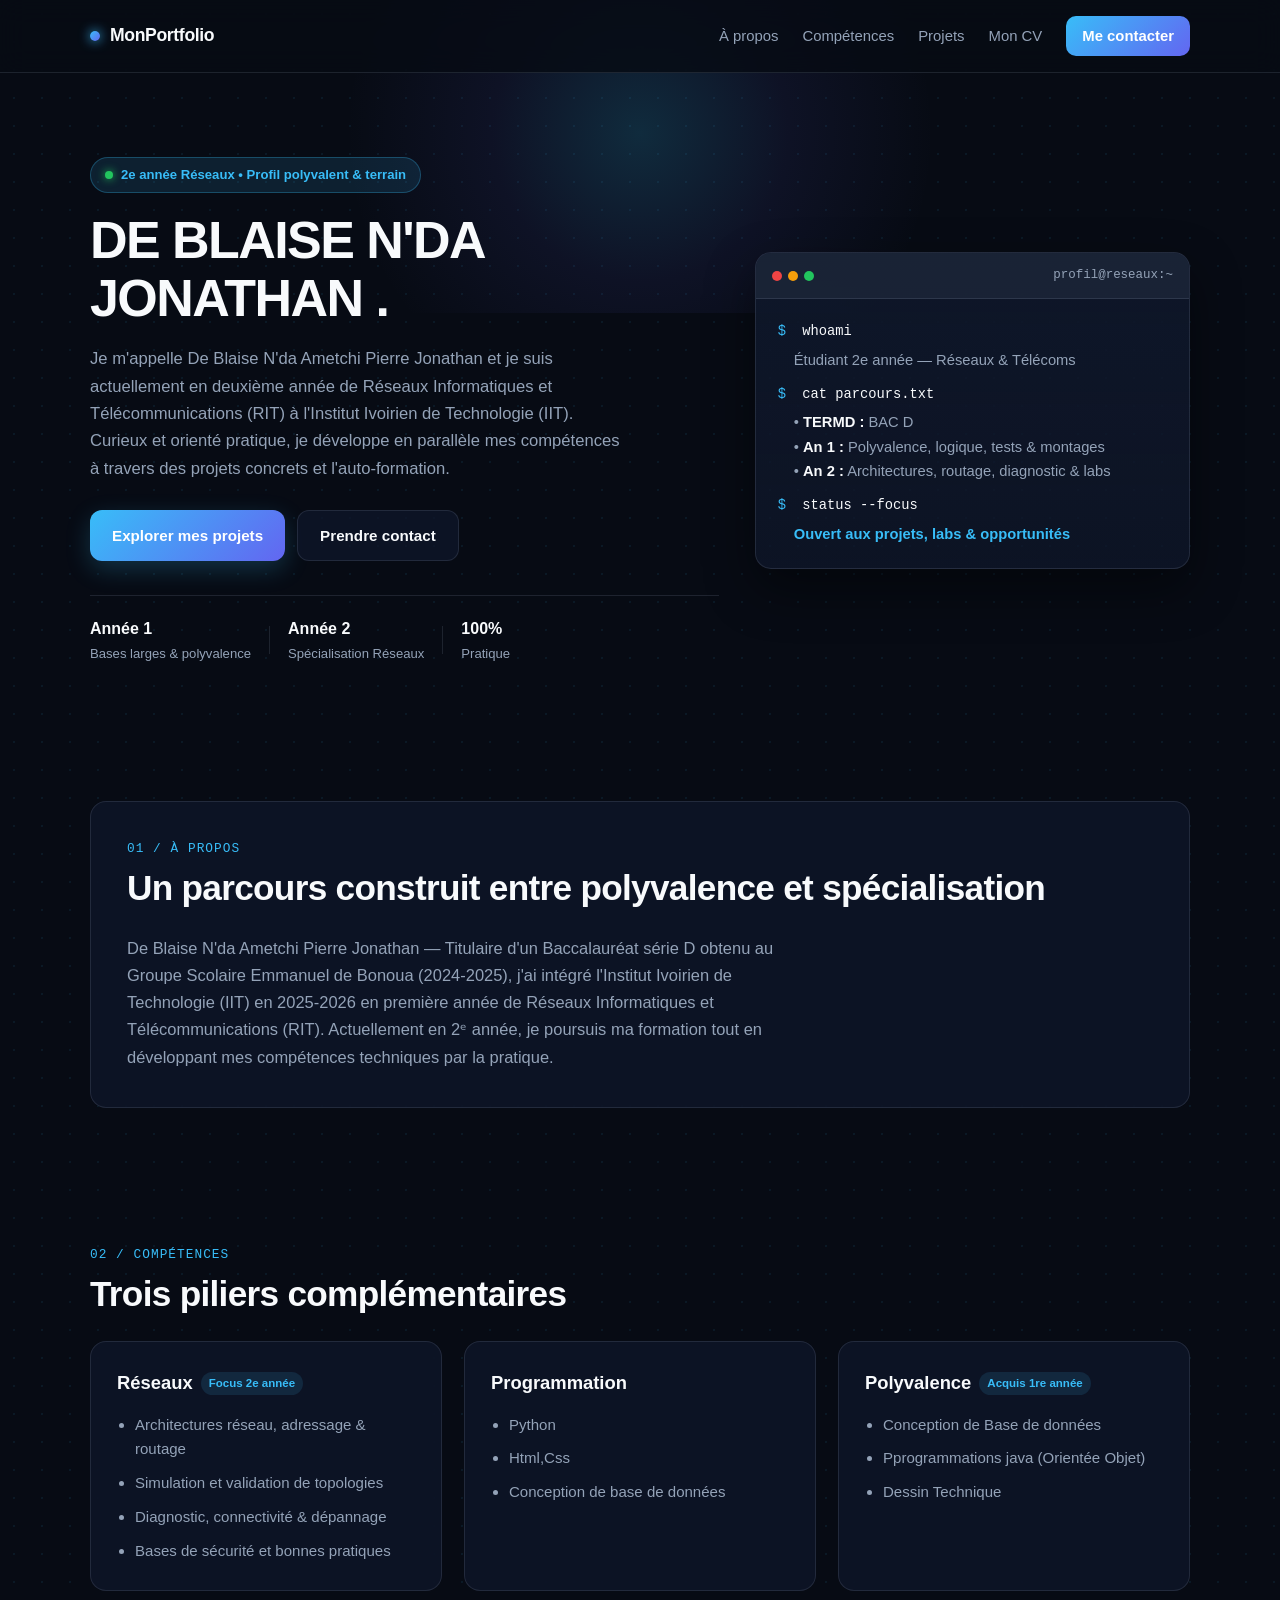
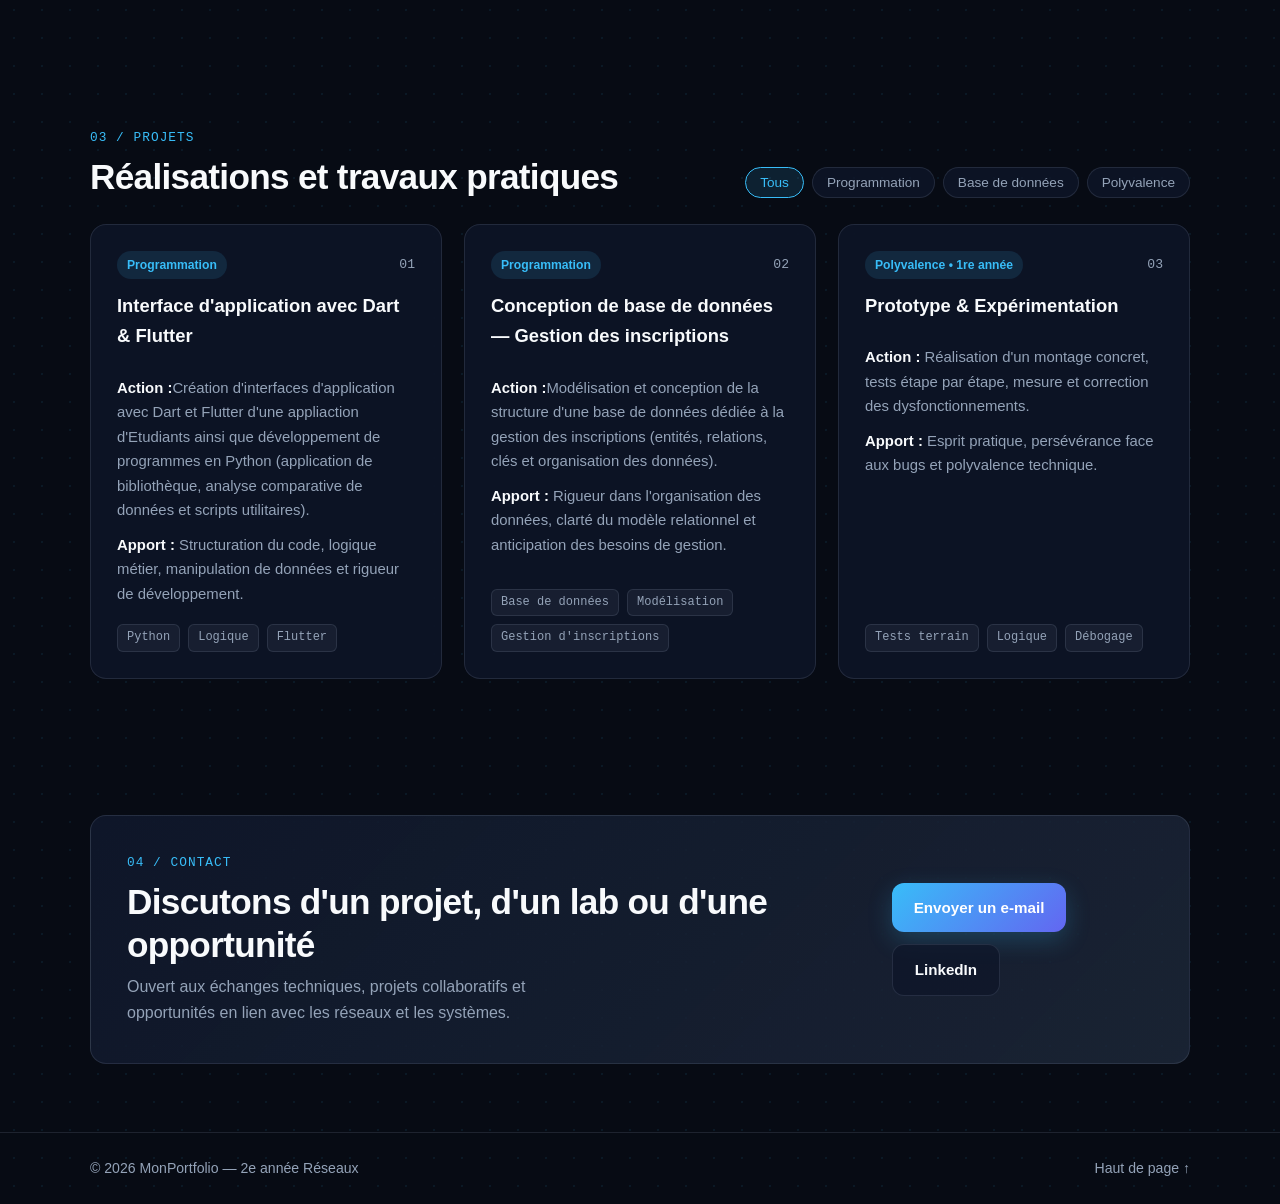
<file: index.html>
<!DOCTYPE html>
<html lang="fr">
<head>
  <meta charset="UTF-8" />
  <meta name="viewport" content="width=device-width, initial-scale=1.0" />
  <title>Portfolio — 2e Année Réseaux &amp; Profil Polyvalent</title>
  <link rel="stylesheet" href="porto.css" />
</head>
<body>

  <!-- NAVBAR -->
  <header class="navbar">
    <div class="container nav-inner">
      <a href="#hero" class="brand">
        <span class="brand-dot"></span>
        MonPortfolio
      </a>

      <button
        class="menu-toggle"
        type="button"
        aria-label="Ouvrir le menu"
        aria-expanded="false"
        aria-controls="primary-nav"
      >
        <span></span>
        <span></span>
        <span></span>
      </button>

      <nav id="primary-nav" class="nav-links" aria-label="Navigation principale">
        <a href="#about">À propos</a>
        <a href="#skills">Compétences</a>
        <a href="#projects">Projets</a>
        <a href="cv.html">Mon CV</a>
        <a href="#contact" class="nav-cta">Me contacter</a>
      </nav>
    </div>
  </header>

  <main>
    <!-- HERO -->
    <section id="hero" class="hero">
      <div class="hero-glow" aria-hidden="true"></div>
      <div class="container hero-grid">
        <div class="hero-content reveal">
          <div class="badge">
            <span class="status-pulse"></span>
            2e année Réseaux • Profil polyvalent &amp; terrain
          </div>
          <h1>
            DE BLAISE N'DA JONATHAN  <span class="text-gradient"></span>.
          </h1>
          <p class="hero-subtitle">
             Je m'appelle De Blaise N'da Ametchi Pierre Jonathan et je suis actuellement en deuxième année de Réseaux Informatiques et Télécommunications (RIT) à l'Institut Ivoirien de Technologie (IIT). Curieux et orienté pratique, je développe en parallèle mes compétences à travers des projets concrets et l'auto-formation.          <div class="hero-actions">
            <a href="#projects" class="btn btn-primary">Explorer mes projets</a>
            <a href="#contact" class="btn btn-secondary">Prendre contact</a>
          </div>

          <div class="hero-metrics">
            <div class="metric">
              <span class="metric-value">Année 1</span>
              <span class="metric-label">Bases larges &amp; polyvalence</span>
            </div>
            <div class="metric-divider"></div>
            <div class="metric">
              <span class="metric-value">Année 2</span>
              <span class="metric-label">Spécialisation Réseaux</span>
            </div>
            <div class="metric-divider"></div>
            <div class="metric">
              <span class="metric-value">100%</span>
              <span class="metric-label">Pratique </span>
            </div>
          </div>
        </div>

        <!-- CARTE STYLE TERMINAL / SYSTÈME -->
        <aside class="terminal-card reveal" aria-label="Aperçu du profil">
          <div class="terminal-header">
            <div class="terminal-dots">
              <span></span><span></span><span></span>
            </div>
            <span class="terminal-title">profil@reseaux:~</span>
          </div>
          <div class="terminal-body">
            <p class="cmd"><span class="prompt">$</span> whoami</p>
            <p class="output">Étudiant 2e année — Réseaux &amp; Télécoms</p>

            <p class="cmd"><span class="prompt">$</span> cat parcours.txt</p>
            <p class="output">
              • <strong>TERMD :</strong> BAC D<br />  
              • <strong>An 1 :</strong> Polyvalence, logique, tests &amp; montages<br />
              • <strong>An 2 :</strong> Architectures, routage, diagnostic &amp; labs
              
            </p>

            <p class="cmd"><span class="prompt">$</span> status --focus</p>
            <p class="output accent-out"> Ouvert aux projets, labs &amp; opportunités</p>
          </div>
        </aside>
      </div>
    </section>

    <!-- À PROPOS -->
    <section id="about" class="section">
      <div class="container">
        <div class="about-card reveal">
          <div class="section-header">
            <span class="eyebrow">01 / À propos</span>
            <h2>Un parcours construit entre polyvalence et spécialisation</h2>
          </div>
          <p class="about-text">
               De Blaise N'da Ametchi Pierre Jonathan — Titulaire d'un Baccalauréat série D obtenu au Groupe Scolaire Emmanuel de Bonoua (2024-2025), j'ai intégré l'Institut Ivoirien de Technologie (IIT) en 2025-2026 en première année de Réseaux Informatiques et Télécommunications (RIT). Actuellement en 2ᵉ année, je poursuis ma formation tout en développant mes compétences techniques par la pratique.       </p>
        </div>
      </div>
    </section>

    <!-- COMPÉTENCES -->
    <section id="skills" class="section">
      <div class="container">
        <div class="section-header reveal">
          <span class="eyebrow">02 / Compétences</span>
          <h2>Trois piliers complémentaires</h2>
        </div>

        <div class="grid-3">
          <article class="card reveal">
            <h3>Réseaux <span class="pill">Focus 2e année</span></h3>
            <ul>
              <li>Architectures réseau, adressage &amp; routage</li>
              <li>Simulation et validation de topologies</li>
              <li>Diagnostic, connectivité &amp; dépannage</li>
              <li>Bases de sécurité et bonnes pratiques</li>
            </ul>
          </article>

          <article class="card reveal">
            <h3>Programmation </h3>
            <ul>
              <li>Python</li>
              <li>Html,Css</li>
              <li>Conception de base de données</li>
              
            </ul>
          </article>

          <article class="card reveal">
            
            <h3>Polyvalence <span class="pill">Acquis 1re année</span></h3>
            <ul>
              <li>Conception de Base de données</li>
              <li>Pprogrammations java (Orientée Objet)</li>
              <li>Dessin Technique</li>
            </ul>
          </article>
        </div>
      </div>
    </section>

    <!-- PROJETS -->
    <section id="projects" class="section">
      <div class="container">
        <div class="projects-top reveal">
          <div class="section-header">
            <span class="eyebrow">03 / Projets</span>
            <h2>Réalisations et travaux pratiques</h2>
          </div>

          <div class="filter-bar" role="group" aria-label="Filtrer les projets">
            <button type="button" class="filter-btn active" data-filter="all">Tous</button>
            <button type="button" class="filter-btn" data-filter="reseaux">Programmation</button>
            <button type="button" class="filter-btn" data-filter="systemes">Base de données</button>
            <button type="button" class="filter-btn" data-filter="polyvalence">Polyvalence</button>
          </div>
        </div>

        <div class="grid-3">
          <article class="card project-card reveal" data-category="reseaux">
            <div class="project-top">
              <span class="tag">Programmation</span>
              <span class="project-num">01</span>
            </div>
            <h3>Interface d'application avec Dart & Flutter</h3>
            <p><strong>Action :</strong>Création d'interfaces d'application avec Dart et Flutter d'une appliaction d'Etudiants ainsi que développement de programmes en Python (application de bibliothèque, analyse comparative de données et scripts utilitaires).</p>
            <p><strong>Apport :</strong> Structuration du code, logique métier, manipulation de données et rigueur de développement.</p>
            <div class="tech-list">
              <span>Python</span>
              <span>Logique</span>
              <span>Flutter</span>
            </div>
          </article>

          <article class="card project-card reveal" data-category="systemes">
            <div class="project-top">
              <span class="tag">Programmation</span>
              <span class="project-num">02</span>
            </div>
            <h3>Conception de base de données — Gestion des inscriptions</h3>
            <p><strong>Action :</strong>Modélisation et conception de la structure d'une base de données dédiée à la gestion des inscriptions (entités, relations, clés et organisation des données).</p>
            <p><strong>Apport :</strong> Rigueur dans l'organisation des données, clarté du modèle relationnel et anticipation des besoins de gestion.</p>
            <div class="tech-list">
              <span>Base de données</span>
              <span>Modélisation</span>
              <span>Gestion d'inscriptions</span>
            </div>
          </article>

          <article class="card project-card reveal" data-category="polyvalence">
            <div class="project-top">
              <span class="tag">Polyvalence • 1re année</span>
              <span class="project-num">03</span>
            </div>
            <h3>Prototype &amp; Expérimentation</h3>
            <p><strong>Action :</strong> Réalisation d'un montage concret, tests étape par étape, mesure et correction des dysfonctionnements.</p>
            <p><strong>Apport :</strong> Esprit pratique, persévérance face aux bugs et polyvalence technique.</p>
            <div class="tech-list">
              <span>Tests terrain</span>
              <span>Logique</span>
              <span>Débogage</span>
            </div>
          </article>
        </div>
      </div>
    </section>

    <!-- CONTACT -->
    <section id="contact" class="section">
      <div class="container">
        <div class="contact-box reveal">
          <div>
            <span class="eyebrow">04 / Contact</span>
            <h2>Discutons d'un projet, d'un lab ou d'une opportunité</h2>
            <p class="contact-text">
              Ouvert aux échanges techniques, projets collaboratifs et opportunités en lien avec les réseaux et les systèmes.
            </p>
          </div>
          <div class="contact-actions">
            <a href="mailto:deblaisejonathan@gmail.com" class="btn btn-primary">Envoyer un e-mail</a>
            <a href="https://www.linkedin.com/in/jonathan-de-blaise-75720b390" target="_blank" rel="noopener noreferrer" class="btn btn-secondary">LinkedIn</a>
          </div>
        </div>
      </div>
    </section>
  </main>

  <!-- FOOTER -->
  <footer class="footer">
    <div class="container footer-inner">
      <p>© 2026 MonPortfolio — 2e année Réseaux</p>
      <a href="#hero">Haut de page ↑</a>
    </div>
  </footer>

  <script>
    // 1. Menu Burger
    const menuBtn = document.querySelector('.menu-toggle');
    const navLinks = document.querySelector('.nav-links');

    menuBtn.addEventListener('click', () => {
      const isOpen = navLinks.classList.toggle('is-open');
      menuBtn.classList.toggle('is-open', isOpen);
      menuBtn.setAttribute('aria-expanded', isOpen);
      menuBtn.setAttribute('aria-label', isOpen ? 'Fermer le menu' : 'Ouvrir le menu');
    });

    navLinks.querySelectorAll('a').forEach((link) => {
      link.addEventListener('click', () => {
        navLinks.classList.remove('is-open');
        menuBtn.classList.remove('is-open');
        menuBtn.setAttribute('aria-expanded', 'false');
        menuBtn.setAttribute('aria-label', 'Ouvrir le menu');
      });
    });

    // 2. Filtres Projets
    const filterBtns = document.querySelectorAll('.filter-btn');
    const projectCards = document.querySelectorAll('.project-card');

    filterBtns.forEach((btn) => {
      btn.addEventListener('click', () => {
        filterBtns.forEach((b) => b.classList.remove('active'));
        btn.classList.add('active');

        const filter = btn.dataset.filter;
        projectCards.forEach((card) => {
          const match = filter === 'all' || card.dataset.category === filter;
          card.style.display = match ? 'flex' : 'none';
        });
      });
    });

    // 3. Animation douce à l'apparition
    const observer = new IntersectionObserver(
      (entries) => {
        entries.forEach((entry) => {
          if (entry.isIntersecting) {
            entry.target.classList.add('is-visible');
            observer.unobserve(entry.target);
          }
        });
      },
      { threshold: 0.12 }
    );

    document.querySelectorAll('.reveal').forEach((el) => observer.observe(el));
  </script>
</body>
</html>
</file>
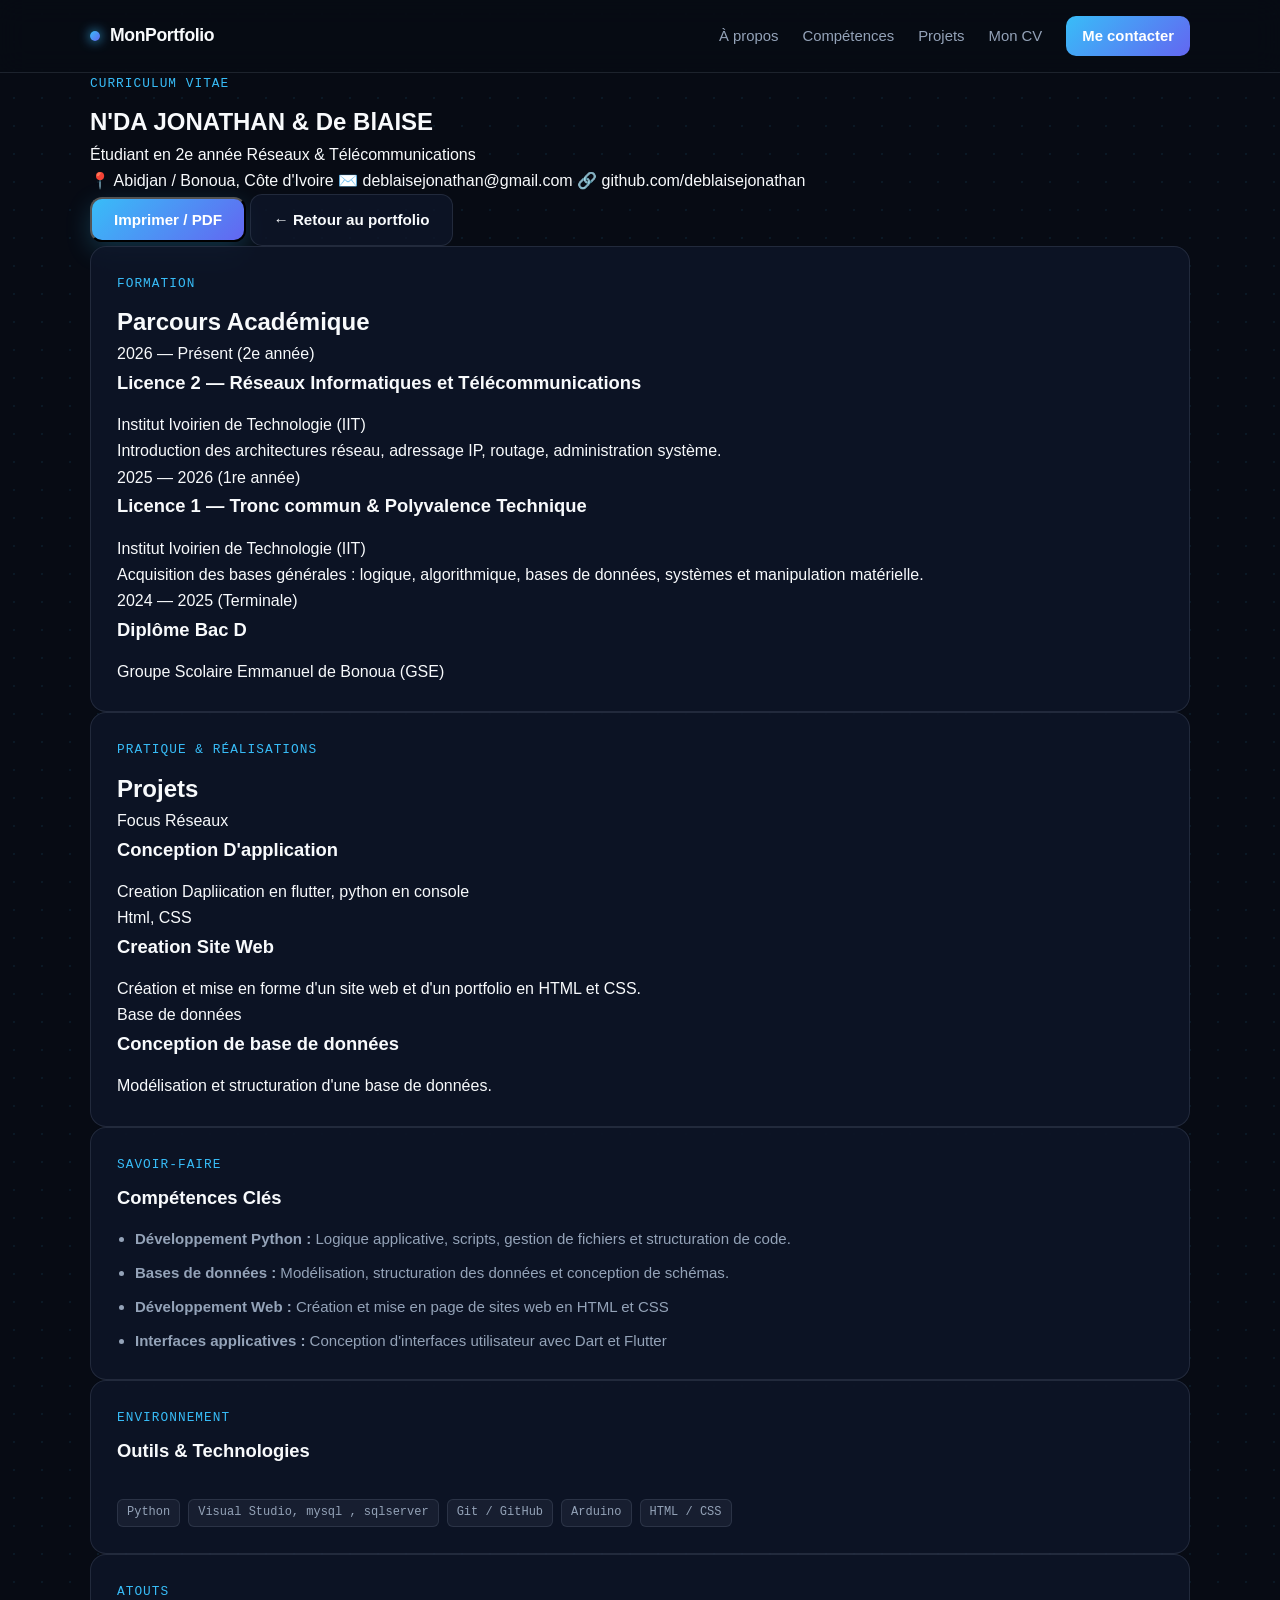
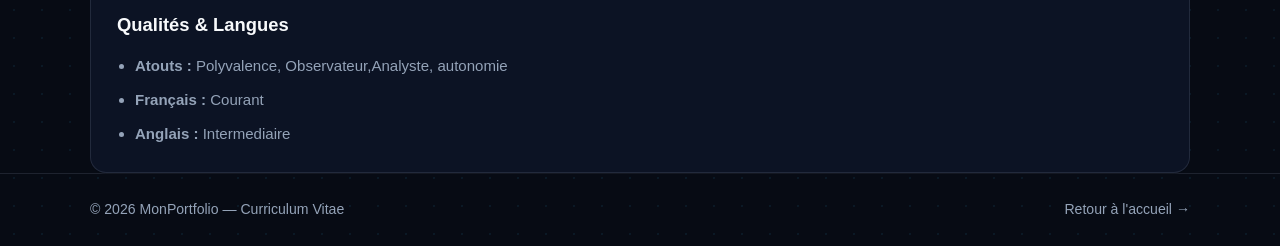
<file: cv.html>
<!DOCTYPE html>
<html lang="fr">
<head>
  <meta charset="UTF-8" />
  <meta name="viewport" content="width=device-width, initial-scale=1.0" />
  <title>Mon CV — 2e Année Réseaux &amp; Profil Polyvalent</title>
  <link rel="stylesheet" href="porto.css" />
</head>
<body>

  <!-- NAVBAR -->
  <header class="navbar no-print">
    <div class="container nav-inner">
      <a href="index.html" class="brand">
        <span class="brand-dot"></span>
        MonPortfolio
      </a>

      <button
        class="menu-toggle"
        type="button"
        aria-label="Ouvrir le menu"
        aria-expanded="false"
        aria-controls="primary-nav"
      >
        <span></span>
        <span></span>
        <span></span>
      </button>

      <nav id="primary-nav" class="nav-links" aria-label="Navigation principale">
        <a href="index.html#about">À propos</a>
        <a href="index.html#skills">Compétences</a>
        <a href="index.html#projects">Projets</a>
        <a href="cv.html" class="active-link">Mon CV</a>
        <a href="index.html#contact" class="nav-cta">Me contacter</a>
      </nav>
    </div>
  </header>

  <main class="cv-page">
    <div class="container">

      <!-- EN-TÊTE DU CV -->
      <section class="cv-header reveal">
        <div>
          <span class="eyebrow">Curriculum Vitae</span>
          <h1>N'DA JONATHAN &amp; De BlAISE </h1>
          <p class="cv-role">Étudiant en 2e année Réseaux &amp; Télécommunications</p>
          <div class="cv-meta">
            <span>📍 Abidjan / Bonoua, Côte d'Ivoire</span>
            <span>✉️ deblaisejonathan@gmail.com</span>
            <span>🔗 github.com/deblaisejonathan</span>
          </div>
        </div>

        <div class="cv-actions no-print">
          <button type="button" onclick="window.print()" class="btn btn-primary">
            Imprimer / PDF
          </button>
          <a href="index.html" class="btn btn-secondary">← Retour au portfolio</a>
        </div>
      </section>

      <!-- GRILLE PRINCIPALE DU CV -->
      <div class="cv-grid">

        <!-- COLONNE PRINCIPALE (Parcours & Expériences/Labs) -->
        <div class="cv-main">

          <section class="card reveal">
            <span class="eyebrow">Formation</span>
            <h2>Parcours Académique</h2>
<div class="timeline">
              <div class="timeline-item">
                <div class="timeline-dot"></div>
                <div class="timeline-content">
                  <span class="timeline-date">2026 — Présent (2e année)</span>
                  <h3>Licence 2 — Réseaux Informatiques et Télécommunications</h3>
                  <p class="timeline-place">Institut Ivoirien de Technologie (IIT)</p>
                  <p class="timeline-desc">
                    Introduction des architectures réseau, adressage IP, routage, administration système.
                  </p>
                </div>
              </div>

              <div class="timeline-item">
                <div class="timeline-dot"></div>
                <div class="timeline-content">
                  <span class="timeline-date">2025 — 2026 (1re année)</span>
                  <h3>Licence 1 — Tronc commun &amp; Polyvalence Technique</h3>
                  <p class="timeline-place">Institut Ivoirien de Technologie (IIT)</p>
                  <p class="timeline-desc">
                    Acquisition des bases générales : logique, algorithmique, bases de données, systèmes et manipulation matérielle.
                  </p>
                </div>
              </div>

              <div class="timeline-item">
                <div class="timeline-dot"></div>
                <div class="timeline-content">
                  <span class="timeline-date">2024 — 2025 (Terminale)</span>
                  <h3>Diplôme Bac D</h3>
                  <p class="timeline-place">Groupe Scolaire Emmanuel de Bonoua (GSE)</p>
                </div>
              </div>
            </div>
          </section>

          <section class="card reveal">
            <span class="eyebrow">Pratique &amp; Réalisations</span>
            <h2>Projets </h2>

            <div class="timeline">
              <div class="timeline-item">
                <div class="timeline-dot"></div>
                <div class="timeline-content">
                  <span class="timeline-date">Focus Réseaux</span>
                  <h3>Conception D'application </h3>
                  <p class="timeline-desc">
                   Creation Dapliication en flutter, python en console 
                  </p>
                </div>
              </div>

              <div class="timeline-item">
                <div class="timeline-dot"></div>
                <div class="timeline-content">
                  <span class="timeline-date"> Html, CSS</span>
                  <h3>Creation Site Web</h3>
                  <p class="timeline-desc">
                   Création et mise en forme d'un site web et d'un portfolio en HTML et CSS.
                  </p>
                </div>
              </div>

              <div class="timeline-item">
                <div class="timeline-dot"></div>
                <div class="timeline-content">
                  <span class="timeline-date">Base de données</span>
                  <h3>Conception de base de données</h3>
                  <p class="timeline-desc">
                   Modélisation et structuration d'une base de données.
                  </p>
                </div>
              </div>
            </div>
          </section>

        </div>

        <!-- COLONNE LATÉRALE (Compétences, Outils, Langues, Qualités) -->
        <aside class="cv-sidebar">

          <section class="card reveal">
            <span class="eyebrow">Savoir-faire</span>
            <h3>Compétences Clés</h3>
           <ul class="cv-list">
  <li><strong>Développement Python :</strong> Logique applicative, scripts, gestion de fichiers et structuration de code.</li>
  <li><strong>Bases de données :</strong> Modélisation, structuration des données et conception de schémas.</li>
  <li><strong>Développement Web :</strong> Création et mise en page de sites web en HTML et CSS</li>
  <li><strong>Interfaces applicatives :</strong> Conception d'interfaces utilisateur avec Dart et Flutter</li>
</ul>
          </section>

          <section class="card reveal">
            <span class="eyebrow">Environnement</span>
            <h3>Outils &amp; Technologies</h3>
            <div class="tech-list cv-tags">
              <span>Python</span>
              <span>Visual Studio, mysql , sqlserver</span>
              <span>Git / GitHub</span>
              <span>Arduino</span>
              <span>HTML / CSS</span>
            </div>
          </section>

          <section class="card reveal">
            <span class="eyebrow">Atouts</span>
            <h3>Qualités &amp; Langues</h3>
            <ul class="cv-list">
              <li><strong>Atouts :</strong> Polyvalence, Observateur,Analyste, autonomie</li>
              <li><strong>Français :</strong> Courant</li>
              <li><strong>Anglais :</strong> Intermediaire</li>
            </ul>
          </section>

        </aside>
      </div>

    </div>
  </main>

  <!-- FOOTER -->
  <footer class="footer no-print">
    <div class="container footer-inner">
      <p>© 2026 MonPortfolio — Curriculum Vitae</p>
      <a href="index.html">Retour à l'accueil →</a>
    </div>
  </footer>

  <script>
    const menuBtn = document.querySelector('.menu-toggle');
    const navLinks = document.querySelector('.nav-links');

    menuBtn.addEventListener('click', () => {
      const isOpen = navLinks.classList.toggle('is-open');
      menuBtn.classList.toggle('is-open', isOpen);
      menuBtn.setAttribute('aria-expanded', isOpen);
    });

    navLinks.querySelectorAll('a').forEach((link) => {
      link.addEventListener('click', () => {
        navLinks.classList.remove('is-open');
        menuBtn.classList.remove('is-open');
        menuBtn.setAttribute('aria-expanded', 'false');
      });
    });

    const observer = new IntersectionObserver(
      (entries) => {
        entries.forEach((entry) => {
          if (entry.isIntersecting) {
            entry.target.classList.add('is-visible');
            observer.unobserve(entry.target);
          }
        });
      },
      { threshold: 0.1 }
    );

    document.querySelectorAll('.reveal').forEach((el) => observer.observe(el));
  </script>
</body>
</html>
</file>
<file: porto.css>
:root {
  --bg: #070b14;
  --surface: rgba(15, 23, 42, 0.78);
  --surface-solid: #0f172a;
  --text: #f8fafc;
  --text-muted: #94a3b8;
  --border: rgba(148, 163, 184, 0.16);
  --border-hover: rgba(56, 189, 248, 0.5);
  --accent: #38bdf8;
  --accent-2: #6366f1;
  --accent-soft: rgba(56, 189, 248, 0.12);
  --radius: 16px;
}

*,
*::before,
*::after {
  box-sizing: border-box;
  margin: 0;
  padding: 0;
}

html {
  scroll-behavior: smooth;
  overflow-x: hidden;
}

body {
  font-family: 'Inter', -apple-system, BlinkMacSystemFont, sans-serif;
  background-color: var(--bg);
  background-image:
    radial-gradient(rgba(56, 189, 248, 0.08) 1px, transparent 1px);
  background-size: 28px 28px;
  color: var(--text);
  line-height: 1.65;
  overflow-x: hidden;
}

.container {
  width: 100%;
  max-width: 1140px;
  margin: 0 auto;
  padding: 0 20px;
}

/* NAVBAR */
.navbar {
  position: sticky;
  top: 0;
  z-index: 50;
  background-color: rgba(7, 11, 20, 0.82);
  backdrop-filter: blur(14px);
  border-bottom: 1px solid var(--border);
}

.nav-inner {
  position: relative;
  display: flex;
  align-items: center;
  justify-content: space-between;
  min-height: 72px;
}

.brand {
  display: inline-flex;
  align-items: center;
  gap: 10px;
  font-weight: 800;
  font-size: 1.1rem;
  letter-spacing: -0.02em;
  color: var(--text);
  text-decoration: none;
}

.brand-dot {
  width: 10px;
  height: 10px;
  border-radius: 50%;
  background: linear-gradient(135deg, var(--accent), var(--accent-2));
  box-shadow: 0 0 12px var(--accent);
}

.nav-links {
  display: flex;
  align-items: center;
  gap: 24px;
}

.nav-links a {
  text-decoration: none;
  color: var(--text-muted);
  font-size: 0.93rem;
  font-weight: 500;
  transition: color 0.2s ease;
}

.nav-links a:hover {
  color: var(--text);
}

.nav-links a.nav-cta {
  padding: 8px 16px;
  border-radius: 10px;
  background: linear-gradient(135deg, var(--accent), var(--accent-2));
  color: #ffffff;
  font-weight: 600;
}

.nav-links a.nav-cta:hover {
  opacity: 0.92;
  color: #ffffff;
}

/* BURGER */
.menu-toggle {
  display: none;
  flex-direction: column;
  justify-content: center;
  gap: 5px;
  width: 42px;
  height: 42px;
  padding: 9px;
  background: var(--surface-solid);
  border: 1px solid var(--border);
  border-radius: 10px;
  cursor: pointer;
}

.menu-toggle span {
  display: block;
  width: 100%;
  height: 2px;
  background-color: var(--text);
  border-radius: 2px;
  transition: transform 0.2s ease, opacity 0.2s ease;
}

.menu-toggle.is-open span:nth-child(1) {
  transform: translateY(7px) rotate(45deg);
}

.menu-toggle.is-open span:nth-child(2) {
  opacity: 0;
}

.menu-toggle.is-open span:nth-child(3) {
  transform: translateY(-7px) rotate(-45deg);
}

/* HERO */
.hero {
  position: relative;
  padding: 84px 0 68px;
}

.hero-glow {
  position: absolute;
  top: -120px;
  left: 50%;
  transform: translateX(-50%);
  width: min(760px, 95vw);
  height: 360px;
  background: radial-gradient(circle, rgba(56, 189, 248, 0.18), rgba(99, 102, 241, 0.08), transparent 70%);
  pointer-events: none;
  z-index: -1;
}

.hero-grid {
  display: grid;
  grid-template-columns: minmax(0, 1.3fr) minmax(0, 0.9fr);
  gap: 36px;
  align-items: center;
}

.badge {
  display: inline-flex;
  align-items: center;
  gap: 8px;
  background-color: var(--accent-soft);
  border: 1px solid rgba(56, 189, 248, 0.28);
  color: var(--accent);
  font-weight: 600;
  font-size: 0.82rem;
  padding: 6px 14px;
  border-radius: 999px;
  margin-bottom: 18px;
}

.status-pulse {
  width: 8px;
  height: 8px;
  border-radius: 50%;
  background-color: #22c55e;
  box-shadow: 0 0 8px #22c55e;
}

.hero h1 {
  font-size: clamp(2rem, 4.3vw, 3.25rem);
  line-height: 1.12;
  font-weight: 800;
  letter-spacing: -0.03em;
  margin-bottom: 18px;
}

.text-gradient {
  background: linear-gradient(135deg, #38bdf8, #818cf8);
  -webkit-background-clip: text;
  -webkit-text-fill-color: transparent;
}

.hero-subtitle {
  font-size: 1.04rem;
  color: var(--text-muted);
  max-width: 58ch;
  margin-bottom: 28px;
}

.hero-actions {
  display: flex;
  flex-wrap: wrap;
  gap: 12px;
  margin-bottom: 34px;
}

.btn {
  display: inline-flex;
  align-items: center;
  justify-content: center;
  padding: 12px 22px;
  border-radius: 12px;
  font-weight: 600;
  font-size: 0.95rem;
  text-decoration: none;
  transition: transform 0.2s ease, box-shadow 0.2s ease, border-color 0.2s ease;
}

.btn-primary {
  background: linear-gradient(135deg, var(--accent), var(--accent-2));
  color: #ffffff;
  box-shadow: 0 8px 24px rgba(56, 189, 248, 0.22);
}

.btn-primary:hover {
  transform: translateY(-2px);
  box-shadow: 0 12px 28px rgba(56, 189, 248, 0.32);
}

.btn-secondary {
  background-color: var(--surface);
  color: var(--text);
  border: 1px solid var(--border);
}

.btn-secondary:hover {
  border-color: var(--border-hover);
  transform: translateY(-2px);
}

.hero-metrics {
  display: flex;
  align-items: center;
  flex-wrap: wrap;
  gap: 18px;
  padding-top: 20px;
  border-top: 1px solid var(--border);
}

.metric {
  display: flex;
  flex-direction: column;
}

.metric-value {
  font-weight: 700;
  font-size: 1rem;
  color: var(--text);
}

.metric-label {
  font-size: 0.82rem;
  color: var(--text-muted);
}

.metric-divider {
  width: 1px;
  height: 28px;
  background-color: var(--border);
}

/* TERMINAL CARD */
.terminal-card {
  background: linear-gradient(180deg, rgba(15, 23, 42, 0.95), rgba(15, 23, 42, 0.75));
  border: 1px solid var(--border);
  border-radius: var(--radius);
  overflow: hidden;
  box-shadow: 0 20px 50px rgba(0, 0, 0, 0.45);
  min-width: 0;
}

.terminal-header {
  display: flex;
  align-items: center;
  justify-content: space-between;
  padding: 12px 16px;
  background-color: rgba(30, 41, 59, 0.7);
  border-bottom: 1px solid var(--border);
}

.terminal-dots {
  display: flex;
  gap: 6px;
}

.terminal-dots span {
  width: 10px;
  height: 10px;
  border-radius: 50%;
}

.terminal-dots span:nth-child(1) { background: #ef4444; }
.terminal-dots span:nth-child(2) { background: #f59e0b; }
.terminal-dots span:nth-child(3) { background: #22c55e; }

.terminal-title {
  font-family: 'JetBrains Mono', monospace;
  font-size: 0.78rem;
  color: var(--text-muted);
}

.terminal-body {
  padding: 22px;
  font-family: 'JetBrains Mono', monospace;
  font-size: 0.86rem;
}

.cmd {
  color: var(--text);
  margin-top: 12px;
}

.cmd:first-child {
  margin-top: 0;
}

.prompt {
  color: var(--accent);
  margin-right: 8px;
}

.output {
  color: var(--text-muted);
  margin-top: 4px;
  padding-left: 16px;
  font-family: 'Inter', sans-serif;
  font-size: 0.92rem;
}

.output strong {
  color: var(--text);
}

.accent-out {
  color: var(--accent);
  font-weight: 600;
}

/* SECTIONS & CARDS */
.section {
  padding: 68px 0;
}

.section-header {
  margin-bottom: 26px;
}

.eyebrow {
  display: block;
  font-family: 'JetBrains Mono', monospace;
  font-size: 0.8rem;
  font-weight: 500;
  text-transform: uppercase;
  letter-spacing: 0.08em;
  color: var(--accent);
  margin-bottom: 8px;
}

.section h2 {
  font-size: clamp(1.55rem, 3vw, 2.2rem);
  font-weight: 700;
  letter-spacing: -0.02em;
  line-height: 1.2;
}

.about-card {
  background: var(--surface);
  border: 1px solid var(--border);
  border-radius: var(--radius);
  padding: 36px;
  backdrop-filter: blur(10px);
}

.about-text {
  max-width: 76ch;
  font-size: 1.03rem;
  color: var(--text-muted);
}

.grid-3 {
  display: grid;
  grid-template-columns: repeat(3, minmax(0, 1fr));
  gap: 22px;
}

.card {
  display: flex;
  flex-direction: column;
  background: var(--surface);
  border: 1px solid var(--border);
  border-radius: var(--radius);
  padding: 26px;
  backdrop-filter: blur(10px);
  transition: transform 0.25s ease, border-color 0.25s ease, box-shadow 0.25s ease;
  min-width: 0;
}

.card:hover {
  transform: translateY(-4px);
  border-color: var(--border-hover);
  box-shadow: 0 16px 36px rgba(0, 0, 0, 0.35);
}

.card-icon {
  width: 42px;
  height: 42px;
  display: grid;
  place-items: center;
  border-radius: 10px;
  background-color: var(--accent-soft);
  border: 1px solid rgba(56, 189, 248, 0.2);
  font-size: 1.2rem;
  margin-bottom: 16px;
}

.card h3 {
  display: flex;
  align-items: center;
  flex-wrap: wrap;
  gap: 8px;
  font-size: 1.15rem;
  margin-bottom: 14px;
}

.pill {
  font-size: 0.72rem;
  font-weight: 600;
  color: var(--accent);
  background: var(--accent-soft);
  padding: 2px 8px;
  border-radius: 999px;
}

.card ul {
  padding-left: 18px;
  color: var(--text-muted);
  display: flex;
  flex-direction: column;
  gap: 9px;
  font-size: 0.94rem;
}

/* PROJETS & FILTRES */
.projects-top {
  display: flex;
  align-items: flex-end;
  justify-content: space-between;
  flex-wrap: wrap;
  gap: 16px;
  margin-bottom: 26px;
}

.projects-top .section-header {
  margin-bottom: 0;
}

.filter-bar {
  display: flex;
  flex-wrap: wrap;
  gap: 8px;
}

.filter-btn {
  padding: 7px 14px;
  border-radius: 999px;
  border: 1px solid var(--border);
  background: var(--surface);
  color: var(--text-muted);
  font-size: 0.85rem;
  font-weight: 500;
  cursor: pointer;
  transition: all 0.2s ease;
}

.filter-btn:hover,
.filter-btn.active {
  border-color: var(--accent);
  background: var(--accent-soft);
  color: var(--accent);
}

.project-top {
  display: flex;
  align-items: center;
  justify-content: space-between;
  margin-bottom: 12px;
}

.project-num {
  font-family: 'JetBrains Mono', monospace;
  font-size: 0.82rem;
  color: var(--text-muted);
}

.tag {
  display: inline-block;
  font-size: 0.76rem;
  font-weight: 600;
  color: var(--accent);
  background-color: var(--accent-soft);
  padding: 4px 10px;
  border-radius: 999px;
}

.project-card p {
  color: var(--text-muted);
  font-size: 0.93rem;
  margin-top: 10px;
}

.project-card strong {
  color: var(--text);
}

.tech-list {
  display: flex;
  flex-wrap: wrap;
  gap: 8px;
  margin-top: auto;
  padding-top: 18px;
}

.tech-list span {
  font-family: 'JetBrains Mono', monospace;
  font-size: 0.75rem;
  color: var(--text-muted);
  background: rgba(148, 163, 184, 0.08);
  border: 1px solid var(--border);
  padding: 3px 9px;
  border-radius: 6px;
}

/* CONTACT & FOOTER */
.contact-box {
  display: flex;
  align-items: center;
  justify-content: space-between;
  gap: 24px;
  background: linear-gradient(135deg, rgba(15, 23, 42, 0.95), rgba(30, 41, 59, 0.8));
  border: 1px solid var(--border);
  border-radius: var(--radius);
  padding: 36px;
}

.contact-text {
  color: var(--text-muted);
  margin-top: 8px;
  max-width: 55ch;
}

.contact-actions {
  display: flex;
  flex-wrap: wrap;
  gap: 12px;
}

.footer {
  border-top: 1px solid var(--border);
  padding: 24px 0;
  font-size: 0.88rem;
  color: var(--text-muted);
}

.footer-inner {
  display: flex;
  align-items: center;
  justify-content: space-between;
  flex-wrap: wrap;
  gap: 12px;
}

.footer a {
  color: var(--text-muted);
  text-decoration: none;
}

.footer a:hover {
  color: var(--accent);
}

/* ANIMATION D'APPARITION */
.reveal {
  opacity: 0;
  transform: translateY(18px);
  transition: opacity 0.55s ease, transform 0.55s ease;
}

.reveal.is-visible {
  opacity: 1;
  transform: translateY(0);
}

/* RESPONSIVE */
@media (max-width: 900px) {
  .hero-grid,
  .grid-3 {
    grid-template-columns: minmax(0, 1fr);
  }

  .contact-box {
    flex-direction: column;
    align-items: flex-start;
  }
}

@media (max-width: 768px) {
  .menu-toggle {
    display: flex;
  }

  .nav-links {
    display: none;
    position: absolute;
    top: 100%;
    left: 0;
    right: 0;
    flex-direction: column;
    align-items: stretch;
    gap: 8px;
    padding: 16px 20px 20px;
    background-color: var(--surface-solid);
    border-bottom: 1px solid var(--border);
    box-shadow: 0 18px 36px rgba(0, 0, 0, 0.45);
  }

  .nav-links.is-open {
    display: flex;
  }

  .nav-links a {
    padding: 10px 12px;
    border-radius: 8px;
  }

  .nav-links a:hover {
    background-color: rgba(148, 163, 184, 0.08);
  }

  .nav-links a.nav-cta {
    text-align: center;
    margin-top: 4px;
  }

  .hero {
    padding: 46px 0;
  }

  .section {
    padding: 46px 0;
  }

  .hero-actions .btn,
  .contact-actions .btn {
    width: 100%;
  }

  .metric-divider {
    display: none;
  }

  .card,
  .about-card,
  .contact-box {
    padding: 20px;
  }
  /* =========================================
   PAGE CV (cv.html) + MODE IMPRESSION PDF
   ========================================= */
.nav-links a.active-link {
  color: var(--accent);
  font-weight: 600;
}

.cv-page {
  padding: 56px 0 80px;
}

.cv-header {
  display: flex;
  align-items: flex-start;
  justify-content: space-between;
  flex-wrap: wrap;
  gap: 24px;
  background: linear-gradient(135deg, rgba(15, 23, 42, 0.95), rgba(30, 41, 59, 0.78));
  border: 1px solid var(--border);
  border-radius: var(--radius);
  padding: 32px;
  margin-bottom: 28px;
}

.cv-header h1 {
  font-size: clamp(1.8rem, 3.5vw, 2.6rem);
  font-weight: 800;
  line-height: 1.15;
  margin-bottom: 6px;
}

.cv-role {
  color: var(--accent);
  font-weight: 600;
  font-size: 1rem;
  margin-bottom: 14px;
}

.cv-meta {
  display: flex;
  flex-wrap: wrap;
  gap: 10px 20px;
  font-size: 0.9rem;
  color: var(--text-muted);
}

.cv-actions {
  display: flex;
  flex-wrap: wrap;
  gap: 12px;
}

.cv-grid {
  display: grid;
  grid-template-columns: minmax(0, 1.45fr) minmax(0, 0.85fr);
  gap: 24px;
  align-items: start;
}

.cv-main,
.cv-sidebar {
  display: flex;
  flex-direction: column;
  gap: 24px;
  min-width: 0;
}

.cv-main h2 {
  font-size: 1.35rem;
  margin-bottom: 20px;
}

.timeline {
  display: flex;
  flex-direction: column;
  gap: 22px;
  border-left: 2px solid var(--border);
  padding-left: 20px;
  margin-left: 6px;
}

.timeline-item {
  position: relative;
}

.timeline-dot {
  position: absolute;
  left: -27px;
  top: 6px;
  width: 12px;
  height: 12px;
  border-radius: 50%;
  background: var(--accent);
  box-shadow: 0 0 10px var(--accent);
}

.timeline-date {
  display: inline-block;
  font-family: 'JetBrains Mono', monospace;
  font-size: 0.78rem;
  color: var(--accent);
  margin-bottom: 4px;
}

.timeline-content h3 {
  font-size: 1.08rem;
  margin-bottom: 4px;
}

.timeline-place {
  font-size: 0.9rem;
  font-weight: 500;
  color: var(--text);
  margin-bottom: 6px;
}

.timeline-desc {
  font-size: 0.93rem;
  color: var(--text-muted);
}

.cv-list {
  list-style: none;
  padding-left: 0;
  display: flex;
  flex-direction: column;
  gap: 12px;
  color: var(--text-muted);
  font-size: 0.93rem;
}

.cv-list strong {
  color: var(--text);
}

.cv-tags {
  padding-top: 4px;
}

@media (max-width: 900px) {
  .cv-grid {
    grid-template-columns: minmax(0, 1fr);
  }
}

@media (max-width: 600px) {
  .cv-header {
    padding: 20px;
  }

  .cv-actions,
  .cv-actions .btn {
    width: 100%;
  }
}

/* MISE EN PAGE PROPRE SI ON IMPRIME / EXPORTE EN PDF */
@media print {
  body {
    background: #ffffff !important;
    color: #0f172a !important;
  }

  .no-print {
    display: none !important;
  }

  .cv-page {
    padding: 0;
  }

  .cv-header,
  .card {
    background: #ffffff !important;
    border: 1px solid #cbd5e1 !important;
    box-shadow: none !important;
    color: #0f172a !important;
    break-inside: avoid;
  }

  .cv-role,
  .eyebrow,
  .timeline-date {
    color: #1d4ed8 !important;
  }

  .cv-meta,
  .timeline-desc,
  .cv-list {
    color: #334155 !important;
  }

  .timeline-place,
  .cv-list strong,
  h1, h2, h3 {
    color: #0f172a !important;
  }

  .reveal {
    opacity: 1 !important;
    transform: none !important;
  }
}
}
</file>
